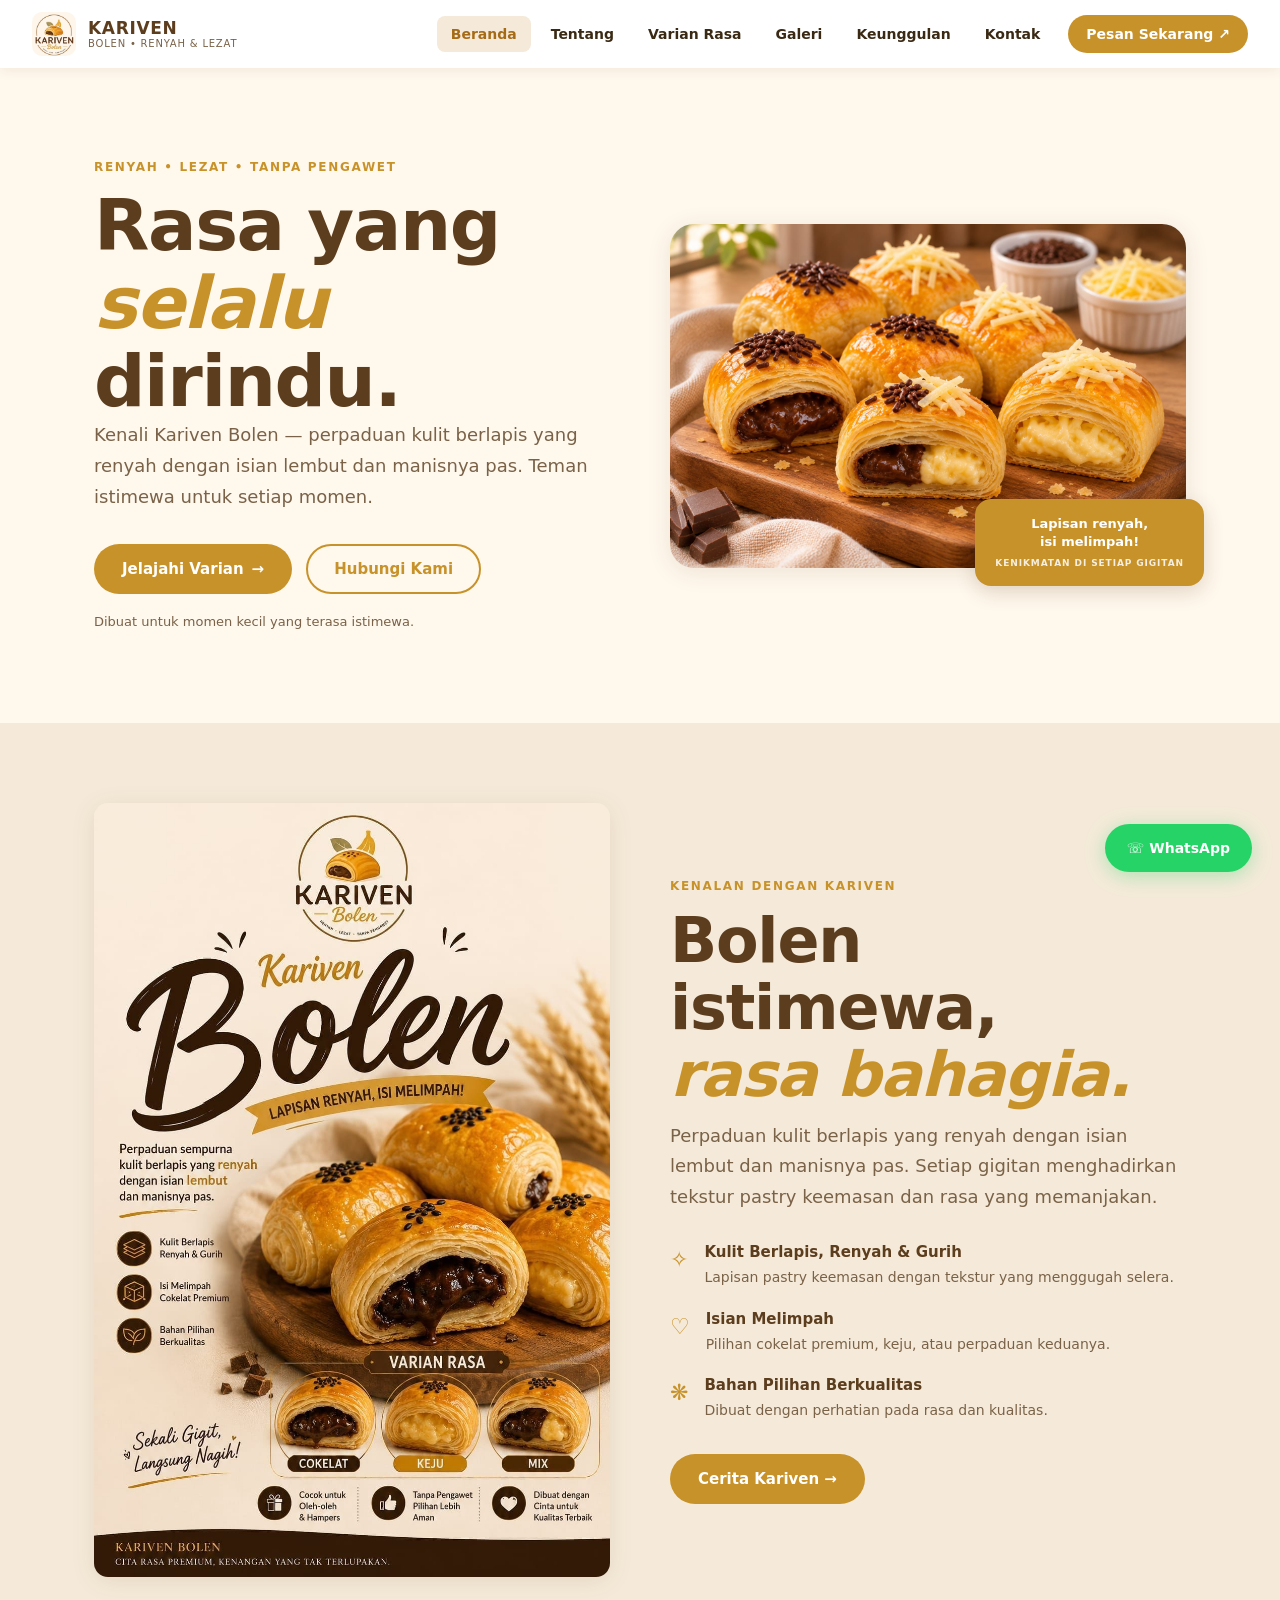
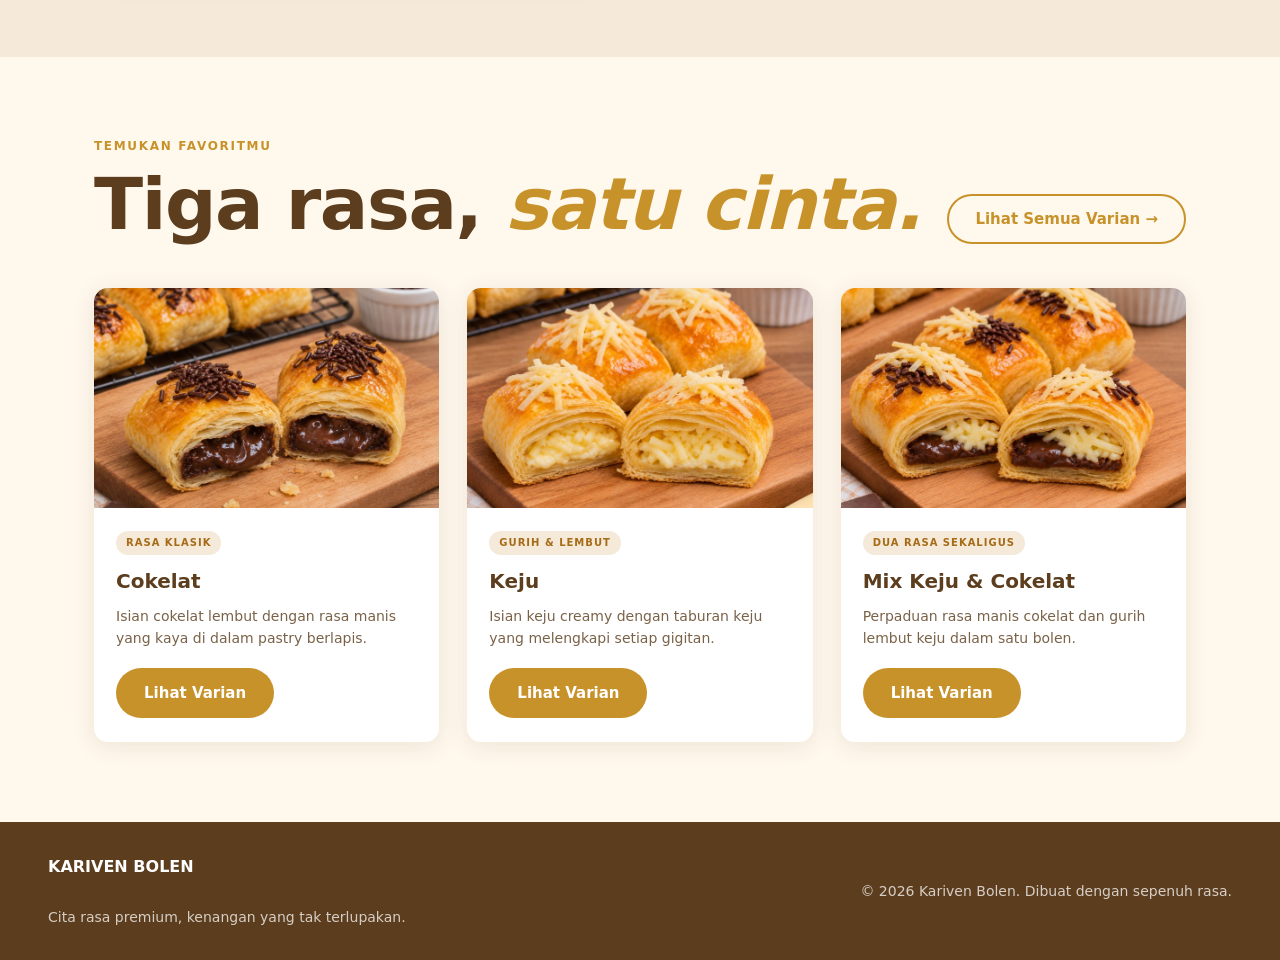
<file: index.html>
<!doctype html>
<html lang="id">
<head>
  <meta charset="utf-8">
  <meta name="viewport" content="width=device-width, initial-scale=1">
  <meta name="theme-color" content="#fff8ed">
  <meta name="description" content="Kariven Bolen — lapisan renyah, isi melimpah. Pilih varian cokelat, keju, atau mix keju & cokelat.">
  <title>Beranda | KARIVEN BOLEN</title>
  <link rel="stylesheet" href="style.css">
</head>
<body>

  <!-- ===== HEADER / NAVIGASI ===== -->
  <header class="site-header">
    <a class="brand" href="index.html">
      <img src="assets/logo-bolen.jpg" alt="Logo Kariven Bolen">
      <span>KARIVEN<small>BOLEN • RENYAH &amp; LEZAT</small></span>
    </a>
    <button class="menu-toggle" aria-label="Buka navigasi" aria-expanded="false">☰</button>
    <nav class="nav">
      <a href="index.html" class="active">Beranda</a>
      <a href="tentang.html">Tentang</a>
      <a href="menu.html">Varian Rasa</a>
      <a href="galeri.html">Galeri</a>
      <a href="keunggulan.html">Keunggulan</a>
      <a href="kontak.html">Kontak</a>
      <a class="nav-cta" href="https://wa.me/6283865073650?text=Halo%20Kariven%20Bolen%2C%20saya%20ingin%20bertanya%20dan%20memesan.">Pesan Sekarang ↗</a>
    </nav>
  </header>

  <main>

    <!-- ===== HERO ===== -->
    <section class="wrap hero">
      <div>
        <div class="eyebrow">Renyah • Lezat • Tanpa Pengawet</div>
        <h1 class="display">Rasa yang<br><em>selalu</em> dirindu.</h1>
        <p class="lead">Kenali Kariven Bolen — perpaduan kulit berlapis yang renyah dengan isian lembut dan manisnya pas. Teman istimewa untuk setiap momen.</p>
        <div class="hero-actions">
          <a class="btn" href="menu.html">Jelajahi Varian <span>→</span></a>
          <a class="btn-outline" href="kontak.html">Hubungi Kami</a>
        </div>
        <div class="crumb">Dibuat untuk momen kecil yang terasa istimewa.</div>
      </div>
      <div class="hero-photo">
        <img src="assets/pemanis-1.jpg" alt="Bolen Kariven dengan isian cokelat, keju, dan mix di atas papan kayu">
        <div class="stamp">
          Lapisan renyah,<br>isi melimpah!
          <small>KENIKMATAN DI SETIAP GIGITAN</small>
        </div>
      </div>
    </section>

    <!-- ===== KENALAN DENGAN KARIVEN ===== -->
    <section class="section" style="background:#f5ead9">
      <div class="wrap split">
        <div class="poster-frame">
          <img src="assets/poster-bolen.jpg" alt="Poster informasi Kariven Bolen">
        </div>
        <div>
          <div class="eyebrow">Kenalan dengan Kariven</div>
          <h2 class="display" style="font-size:clamp(38px,5vw,62px);margin:12px 0">
            Bolen istimewa,<br><em>rasa bahagia.</em>
          </h2>
          <p class="lead">Perpaduan kulit berlapis yang renyah dengan isian lembut dan manisnya pas. Setiap gigitan menghadirkan tekstur pastry keemasan dan rasa yang memanjakan.</p>
          <div class="feature-list">
            <div class="feature">
              <div class="feature-icon">✧</div>
              <div>
                <strong>Kulit Berlapis, Renyah &amp; Gurih</strong>
                <p>Lapisan pastry keemasan dengan tekstur yang menggugah selera.</p>
              </div>
            </div>
            <div class="feature">
              <div class="feature-icon">♡</div>
              <div>
                <strong>Isian Melimpah</strong>
                <p>Pilihan cokelat premium, keju, atau perpaduan keduanya.</p>
              </div>
            </div>
            <div class="feature">
              <div class="feature-icon">❋</div>
              <div>
                <strong>Bahan Pilihan Berkualitas</strong>
                <p>Dibuat dengan perhatian pada rasa dan kualitas.</p>
              </div>
            </div>
          </div>
          <a class="btn" href="tentang.html">Cerita Kariven →</a>
        </div>
      </div>
    </section>

    <!-- ===== VARIAN RASA ===== -->
    <section class="section">
      <div class="wrap">
        <div class="section-head">
          <div>
            <div class="eyebrow">Temukan favoritmu</div>
            <h2 class="display">Tiga rasa, <em>satu cinta.</em></h2>
          </div>
          <a class="btn-outline" href="menu.html">Lihat Semua Varian →</a>
        </div>
        <div class="menu-grid">

          <article class="food-card">
            <img src="assets/bolen-coklat.jpg" alt="Bolen isi cokelat" loading="lazy">
            <div class="body">
              <span class="tag">RASA KLASIK</span>
              <h3>Cokelat</h3>
              <p>Isian cokelat lembut dengan rasa manis yang kaya di dalam pastry berlapis.</p>
              <a href="menu.html" class="btn">Lihat Varian</a>
            </div>
          </article>

          <article class="food-card">
            <img src="assets/bolen-keju.jpg" alt="Bolen isi keju" loading="lazy">
            <div class="body">
              <span class="tag">GURIH &amp; LEMBUT</span>
              <h3>Keju</h3>
              <p>Isian keju creamy dengan taburan keju yang melengkapi setiap gigitan.</p>
              <a href="menu.html" class="btn">Lihat Varian</a>
            </div>
          </article>

          <article class="food-card">
            <img src="assets/bolen-mix.jpg" alt="Bolen isi mix keju dan cokelat" loading="lazy">
            <div class="body">
              <span class="tag">DUA RASA SEKALIGUS</span>
              <h3>Mix Keju &amp; Cokelat</h3>
              <p>Perpaduan rasa manis cokelat dan gurih lembut keju dalam satu bolen.</p>
              <a href="menu.html" class="btn">Lihat Varian</a>
            </div>
          </article>

        </div>
      </div>
    </section>

  </main>

  <!-- ===== FOOTER ===== -->
  <footer class="footer">
    <div>
      <strong>KARIVEN BOLEN</strong><br>
      <span>Cita rasa premium, kenangan yang tak terlupakan.</span>
    </div>
    <div>© <span data-year></span> Kariven Bolen. Dibuat dengan sepenuh rasa.</div>
  </footer>

  <!-- Tombol WhatsApp mengambang -->
  <a class="floating-wa"
     href="https://wa.me/6283865073650?text=Halo%20Kariven%20Bolen%2C%20saya%20ingin%20memesan."
     aria-label="Pesan melalui WhatsApp">☏ WhatsApp</a>

  <script src="script.js"></script>
</body>
</html>
</file>
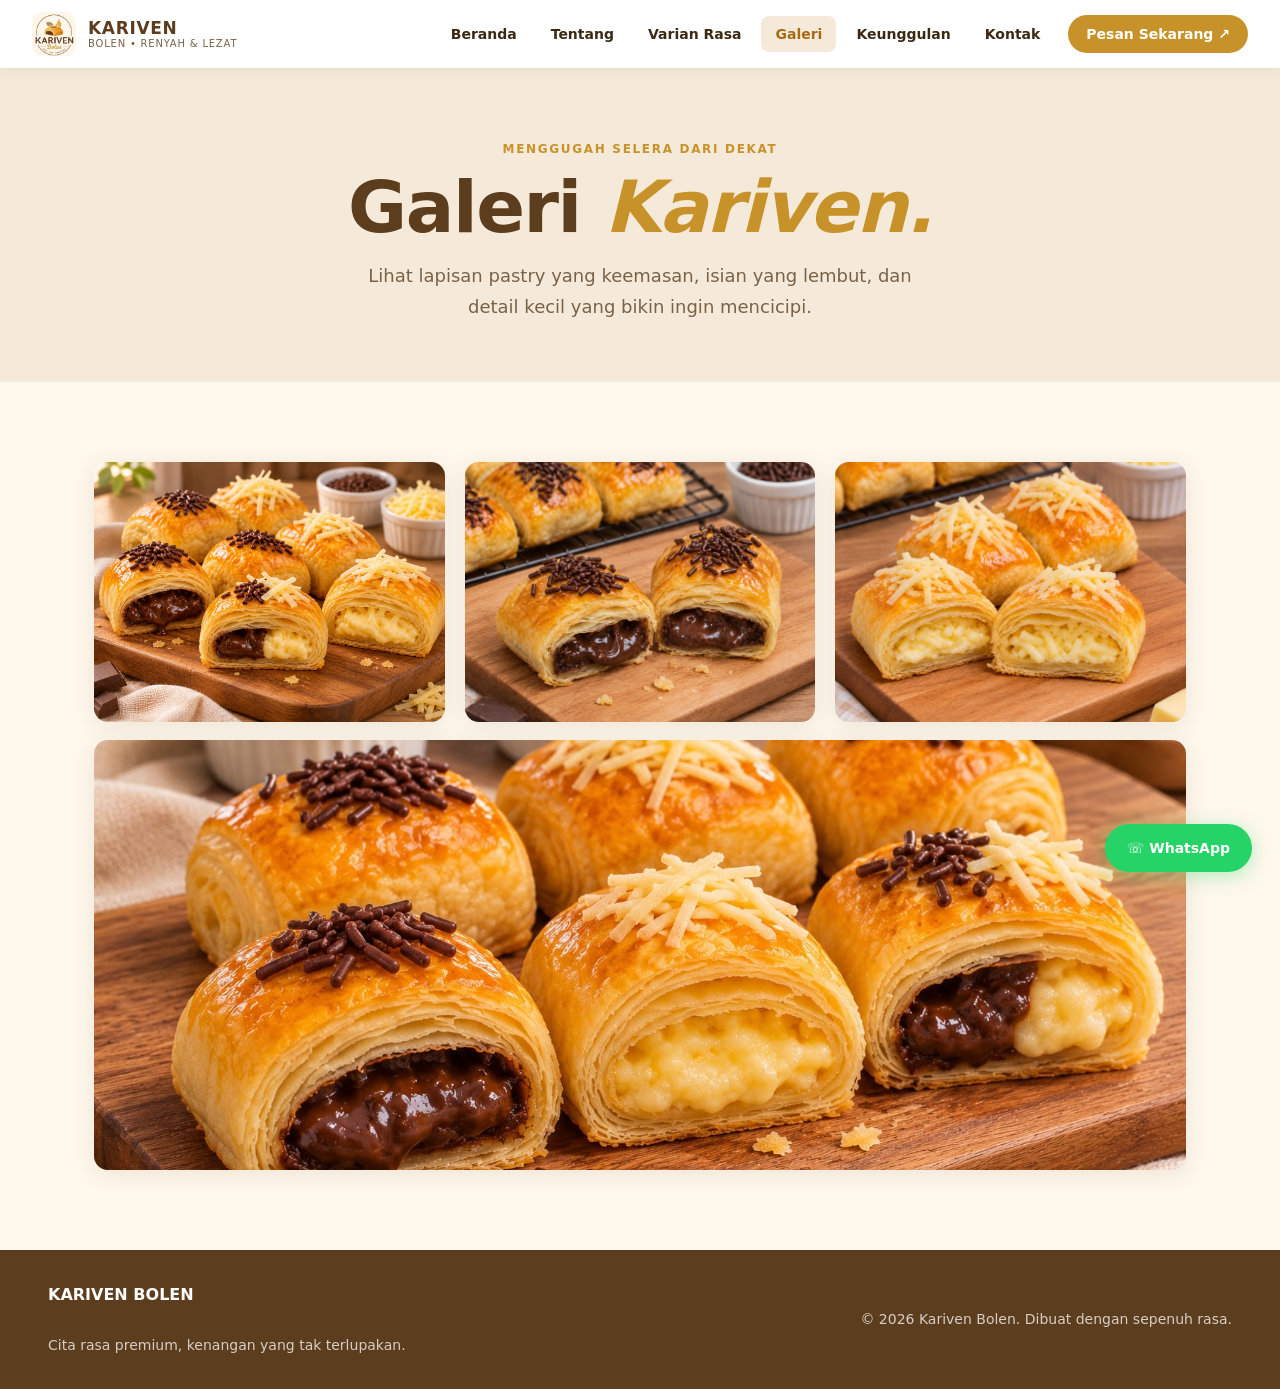
<file: galeri.html>
<!doctype html>
<html lang="id">
<head>
  <meta charset="utf-8">
  <meta name="viewport" content="width=device-width, initial-scale=1">
  <meta name="theme-color" content="#fff8ed">
  <meta name="description" content="Kariven Bolen — lapisan renyah, isi melimpah. Pilih varian cokelat, keju, atau mix keju & cokelat.">
  <title>Galeri | KARIVEN BOLEN</title>
  <link rel="stylesheet" href="style.css">
</head>
<body>

  <!-- ===== HEADER / NAVIGASI ===== -->
  <header class="site-header">
    <a class="brand" href="index.html">
      <img src="assets/logo-bolen.jpg" alt="Logo Kariven Bolen">
      <span>KARIVEN<small>BOLEN • RENYAH &amp; LEZAT</small></span>
    </a>
    <button class="menu-toggle" aria-label="Buka navigasi" aria-expanded="false">☰</button>
    <nav class="nav">
      <a href="index.html">Beranda</a>
      <a href="tentang.html">Tentang</a>
      <a href="menu.html">Varian Rasa</a>
      <a href="galeri.html" class="active">Galeri</a>
      <a href="keunggulan.html">Keunggulan</a>
      <a href="kontak.html">Kontak</a>
      <a class="nav-cta" href="https://wa.me/6283865073650?text=Halo%20Kariven%20Bolen%2C%20saya%20ingin%20bertanya%20dan%20memesan.">Pesan Sekarang ↗</a>
    </nav>
  </header>

  <main>

    <!-- ===== PAGE HERO ===== -->
    <section class="page-hero">
      <div class="wrap">
        <div class="eyebrow">Menggugah selera dari dekat</div>
        <h1 class="display">Galeri <em>Kariven.</em></h1>
        <p class="lead">Lihat lapisan pastry yang keemasan, isian yang lembut, dan detail kecil yang bikin ingin mencicipi.</p>
      </div>
    </section>

    <!-- ===== GALERI FOTO ===== -->
    <section class="section">
      <div class="wrap">
        <div class="gallery">
          <img src="assets/pemanis-1.jpg"  alt="Aneka bolen dengan isian cokelat, keju, dan mix" loading="lazy">
          <img src="assets/bolen-coklat.jpg" alt="Potongan bolen dengan isian cokelat lumer" loading="lazy">
          <img src="assets/bolen-keju.jpg"  alt="Potongan bolen dengan isian keju creamy" loading="lazy">
        </div>
        <div style="height:18px"></div>
        <img class="story-image"
             src="assets/pemanis-2.jpg"
             alt="Bolen Kariven tersaji dengan bahan pelengkap"
             style="height:430px"
             loading="lazy">
      </div>
    </section>

  </main>

  <!-- ===== FOOTER ===== -->
  <footer class="footer">
    <div>
      <strong>KARIVEN BOLEN</strong><br>
      <span>Cita rasa premium, kenangan yang tak terlupakan.</span>
    </div>
    <div>© <span data-year></span> Kariven Bolen. Dibuat dengan sepenuh rasa.</div>
  </footer>

  <!-- Tombol WhatsApp mengambang -->
  <a class="floating-wa"
     href="https://wa.me/6283865073650?text=Halo%20Kariven%20Bolen%2C%20saya%20ingin%20memesan."
     aria-label="Pesan melalui WhatsApp">☏ WhatsApp</a>

  <script src="script.js"></script>
</body>
</html>
</file>
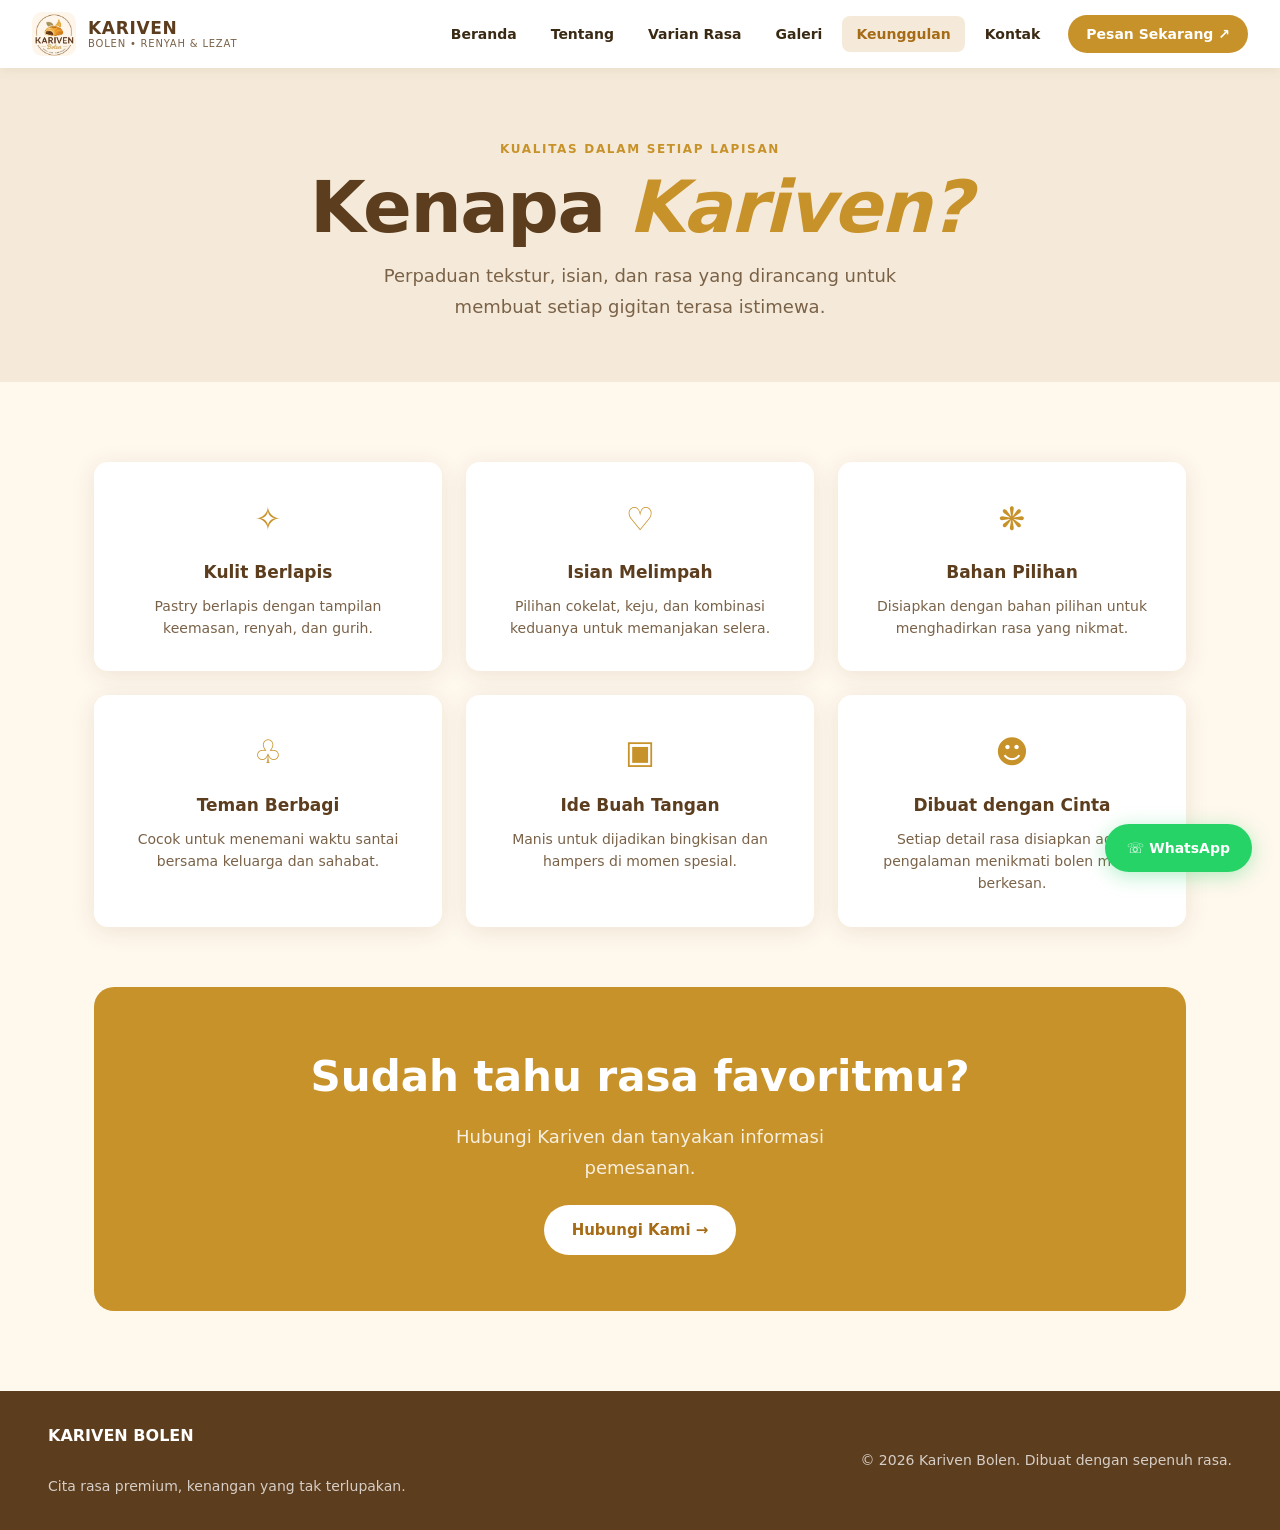
<file: keunggulan.html>
<!doctype html>
<html lang="id">
<head>
  <meta charset="utf-8">
  <meta name="viewport" content="width=device-width, initial-scale=1">
  <meta name="theme-color" content="#fff8ed">
  <meta name="description" content="Kariven Bolen — lapisan renyah, isi melimpah. Pilih varian cokelat, keju, atau mix keju & cokelat.">
  <title>Keunggulan | KARIVEN BOLEN</title>
  <link rel="stylesheet" href="style.css">
</head>
<body>

  <!-- ===== HEADER / NAVIGASI ===== -->
  <header class="site-header">
    <a class="brand" href="index.html">
      <img src="assets/logo-bolen.jpg" alt="Logo Kariven Bolen">
      <span>KARIVEN<small>BOLEN • RENYAH &amp; LEZAT</small></span>
    </a>
    <button class="menu-toggle" aria-label="Buka navigasi" aria-expanded="false">☰</button>
    <nav class="nav">
      <a href="index.html">Beranda</a>
      <a href="tentang.html">Tentang</a>
      <a href="menu.html">Varian Rasa</a>
      <a href="galeri.html">Galeri</a>
      <a href="keunggulan.html" class="active">Keunggulan</a>
      <a href="kontak.html">Kontak</a>
      <a class="nav-cta" href="https://wa.me/6283865073650?text=Halo%20Kariven%20Bolen%2C%20saya%20ingin%20bertanya%20dan%20memesan.">Pesan Sekarang ↗</a>
    </nav>
  </header>

  <main>

    <!-- ===== PAGE HERO ===== -->
    <section class="page-hero">
      <div class="wrap">
        <div class="eyebrow">Kualitas dalam setiap lapisan</div>
        <h1 class="display">Kenapa <em>Kariven?</em></h1>
        <p class="lead">Perpaduan tekstur, isian, dan rasa yang dirancang untuk membuat setiap gigitan terasa istimewa.</p>
      </div>
    </section>

    <!-- ===== DAFTAR KEUNGGULAN ===== -->
    <section class="section">
      <div class="wrap">
        <div class="benefits">

          <article class="benefit">
            <div class="symbol">✧</div>
            <h3>Kulit Berlapis</h3>
            <p>Pastry berlapis dengan tampilan keemasan, renyah, dan gurih.</p>
          </article>

          <article class="benefit">
            <div class="symbol">♡</div>
            <h3>Isian Melimpah</h3>
            <p>Pilihan cokelat, keju, dan kombinasi keduanya untuk memanjakan selera.</p>
          </article>

          <article class="benefit">
            <div class="symbol">❋</div>
            <h3>Bahan Pilihan</h3>
            <p>Disiapkan dengan bahan pilihan untuk menghadirkan rasa yang nikmat.</p>
          </article>

          <article class="benefit">
            <div class="symbol">♧</div>
            <h3>Teman Berbagi</h3>
            <p>Cocok untuk menemani waktu santai bersama keluarga dan sahabat.</p>
          </article>

          <article class="benefit">
            <div class="symbol">▣</div>
            <h3>Ide Buah Tangan</h3>
            <p>Manis untuk dijadikan bingkisan dan hampers di momen spesial.</p>
          </article>

          <article class="benefit">
            <div class="symbol">☻</div>
            <h3>Dibuat dengan Cinta</h3>
            <p>Setiap detail rasa disiapkan agar pengalaman menikmati bolen makin berkesan.</p>
          </article>

        </div>

        <!-- CTA Band -->
        <div class="cta-band">
          <h2>Sudah tahu rasa favoritmu?</h2>
          <p class="lead" style="margin:0 auto 22px">Hubungi Kariven dan tanyakan informasi pemesanan.</p>
          <a class="btn" href="kontak.html">Hubungi Kami →</a>
        </div>
      </div>
    </section>

  </main>

  <!-- ===== FOOTER ===== -->
  <footer class="footer">
    <div>
      <strong>KARIVEN BOLEN</strong><br>
      <span>Cita rasa premium, kenangan yang tak terlupakan.</span>
    </div>
    <div>© <span data-year></span> Kariven Bolen. Dibuat dengan sepenuh rasa.</div>
  </footer>

  <!-- Tombol WhatsApp mengambang -->
  <a class="floating-wa"
     href="https://wa.me/6283865073650?text=Halo%20Kariven%20Bolen%2C%20saya%20ingin%20memesan."
     aria-label="Pesan melalui WhatsApp">☏ WhatsApp</a>

  <script src="script.js"></script>
</body>
</html>
</file>
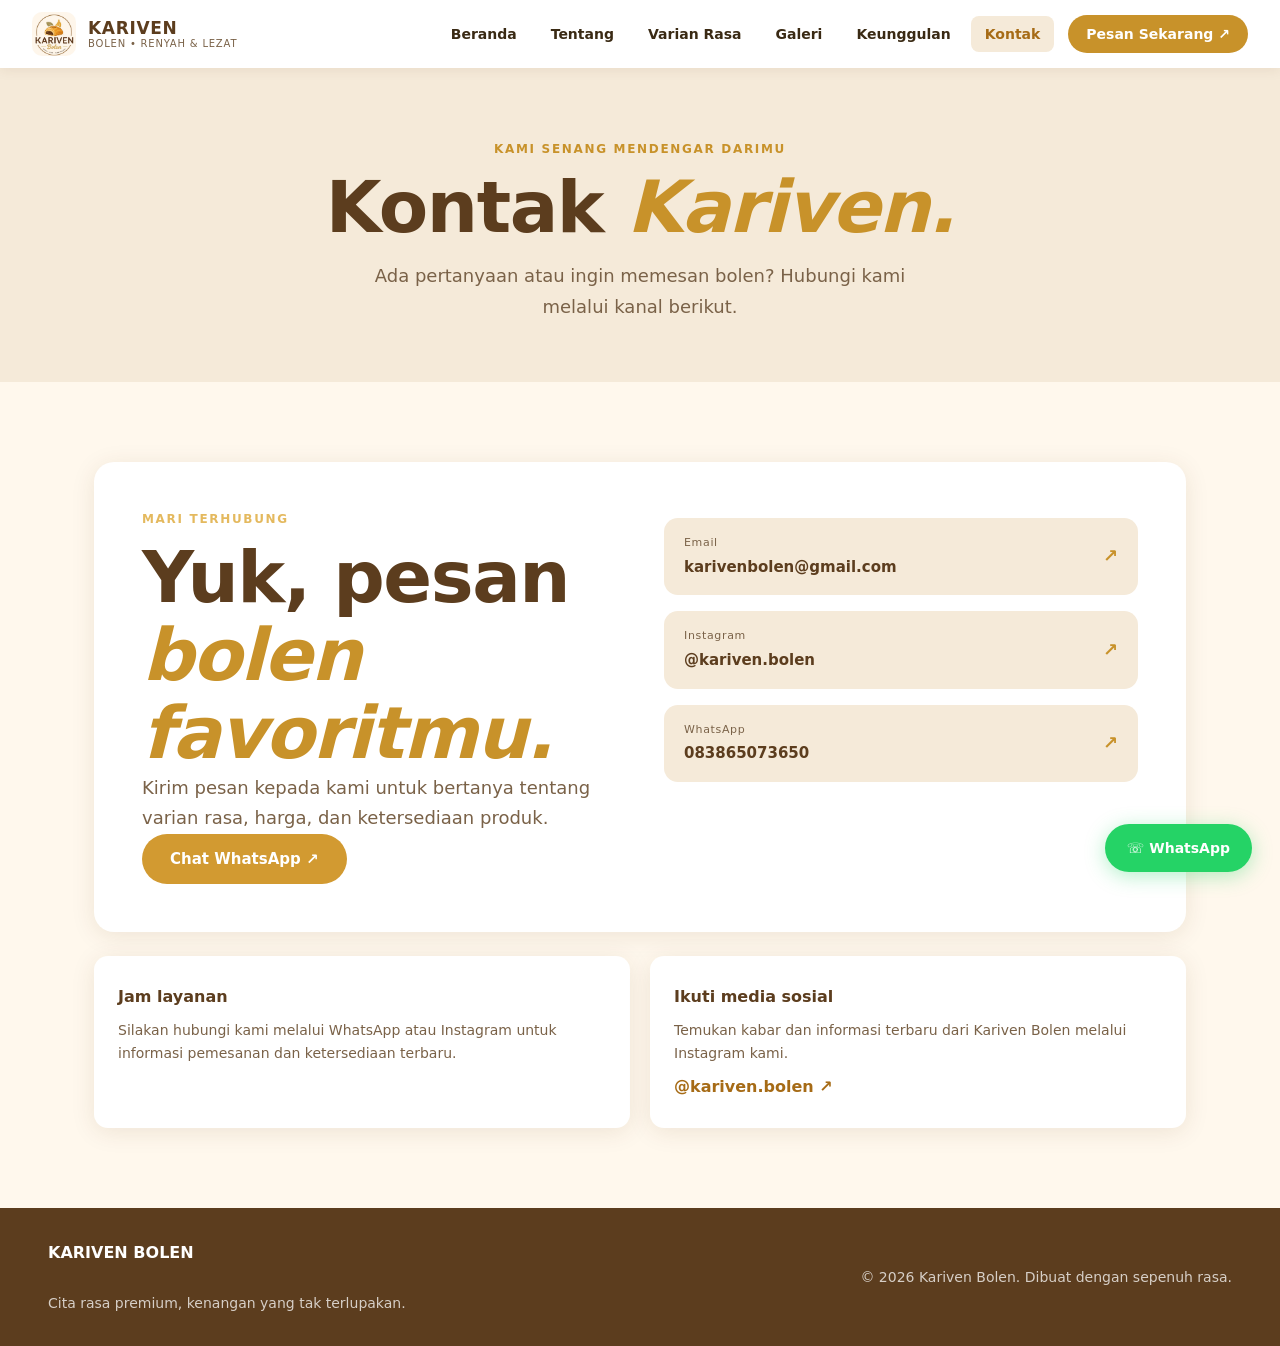
<file: kontak.html>
<!doctype html>
<html lang="id">
<head>
  <meta charset="utf-8">
  <meta name="viewport" content="width=device-width, initial-scale=1">
  <meta name="theme-color" content="#fff8ed">
  <meta name="description" content="Kariven Bolen — lapisan renyah, isi melimpah. Pilih varian cokelat, keju, atau mix keju & cokelat.">
  <title>Kontak | KARIVEN BOLEN</title>
  <link rel="stylesheet" href="style.css">
</head>
<body>

  <!-- ===== HEADER / NAVIGASI ===== -->
  <header class="site-header">
    <a class="brand" href="index.html">
      <img src="assets/logo-bolen.jpg" alt="Logo Kariven Bolen">
      <span>KARIVEN<small>BOLEN • RENYAH &amp; LEZAT</small></span>
    </a>
    <button class="menu-toggle" aria-label="Buka navigasi" aria-expanded="false">☰</button>
    <nav class="nav">
      <a href="index.html">Beranda</a>
      <a href="tentang.html">Tentang</a>
      <a href="menu.html">Varian Rasa</a>
      <a href="galeri.html">Galeri</a>
      <a href="keunggulan.html">Keunggulan</a>
      <a href="kontak.html" class="active">Kontak</a>
      <a class="nav-cta" href="https://wa.me/6283865073650?text=Halo%20Kariven%20Bolen%2C%20saya%20ingin%20bertanya%20dan%20memesan.">Pesan Sekarang ↗</a>
    </nav>
  </header>

  <main>

    <!-- ===== PAGE HERO ===== -->
    <section class="page-hero">
      <div class="wrap">
        <div class="eyebrow">Kami senang mendengar darimu</div>
        <h1 class="display">Kontak <em>Kariven.</em></h1>
        <p class="lead">Ada pertanyaan atau ingin memesan bolen? Hubungi kami melalui kanal berikut.</p>
      </div>
    </section>

    <!-- ===== PANEL KONTAK ===== -->
    <section class="section">
      <div class="wrap">
        <div class="contact-panel">

          <!-- Ajakan & CTA WhatsApp -->
          <div>
            <div class="eyebrow" style="color:#e4b95e">Mari terhubung</div>
            <h2 class="display">Yuk, pesan<br><em>bolen favoritmu.</em></h2>
            <p class="lead">Kirim pesan kepada kami untuk bertanya tentang varian rasa, harga, dan ketersediaan produk.</p>
            <a class="btn"
               style="background:#d29a31"
               href="https://wa.me/6283865073650?text=Halo%20Kariven%20Bolen%2C%20saya%20ingin%20bertanya%20dan%20memesan.">Chat WhatsApp ↗</a>
          </div>

          <!-- Daftar kontak -->
          <div class="contact-items">
            <a class="contact-item" href="mailto:karivenbolen@gmail.com">
              <div>
                <small>Email</small>
                <strong>karivenbolen@gmail.com</strong>
              </div>
              <b>↗</b>
            </a>
            <a class="contact-item" href="https://instagram.com/kariven.bolen" target="_blank" rel="noopener">
              <div>
                <small>Instagram</small>
                <strong>@kariven.bolen</strong>
              </div>
              <b>↗</b>
            </a>
            <a class="contact-item" href="https://wa.me/6283865073650" target="_blank" rel="noopener">
              <div>
                <small>WhatsApp</small>
                <strong>083865073650</strong>
              </div>
              <b>↗</b>
            </a>
          </div>

        </div>

        <!-- Info tambahan -->
        <div class="contact-page-grid" style="margin-top:24px">
          <div class="info-card">
            <h3>Jam layanan</h3>
            <p>Silakan hubungi kami melalui WhatsApp atau Instagram untuk informasi pemesanan dan ketersediaan terbaru.</p>
          </div>
          <div class="info-card">
            <h3>Ikuti media sosial</h3>
            <p>Temukan kabar dan informasi terbaru dari Kariven Bolen melalui Instagram kami.</p>
            <a href="https://instagram.com/kariven.bolen"
               target="_blank"
               rel="noopener"
               style="color:#a66b16;font-weight:800">@kariven.bolen ↗</a>
          </div>
        </div>
      </div>
    </section>

  </main>

  <!-- ===== FOOTER ===== -->
  <footer class="footer">
    <div>
      <strong>KARIVEN BOLEN</strong><br>
      <span>Cita rasa premium, kenangan yang tak terlupakan.</span>
    </div>
    <div>© <span data-year></span> Kariven Bolen. Dibuat dengan sepenuh rasa.</div>
  </footer>

  <!-- Tombol WhatsApp mengambang -->
  <a class="floating-wa"
     href="https://wa.me/6283865073650?text=Halo%20Kariven%20Bolen%2C%20saya%20ingin%20memesan."
     aria-label="Pesan melalui WhatsApp">☏ WhatsApp</a>

  <script src="script.js"></script>
</body>
</html>
</file>
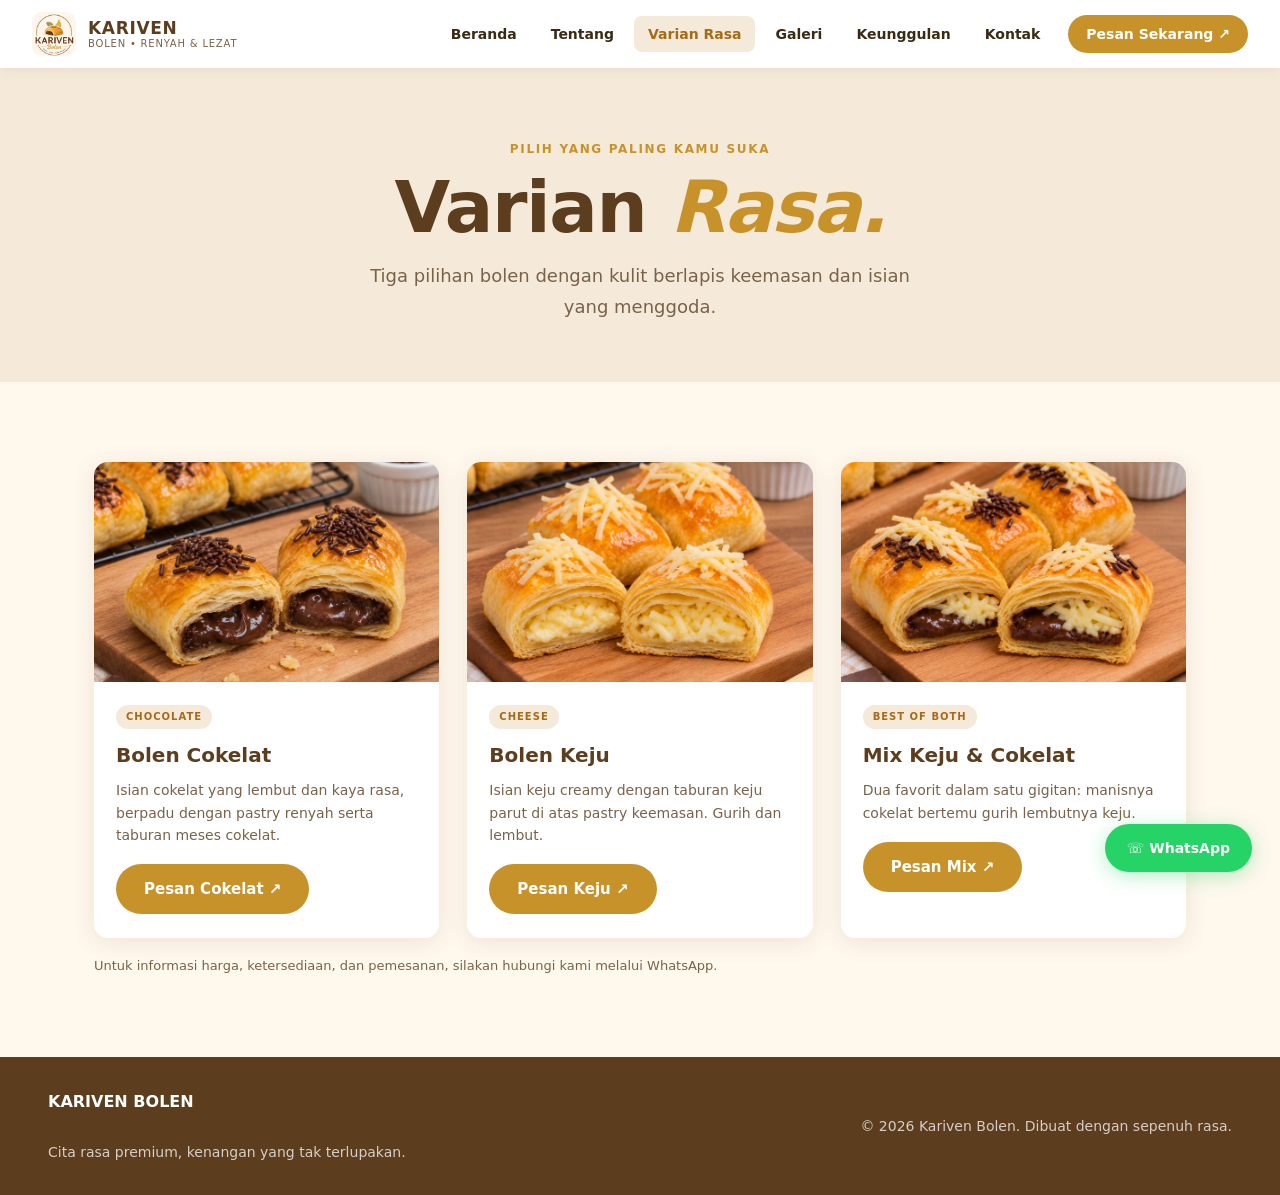
<file: menu.html>
<!doctype html>
<html lang="id">
<head>
  <meta charset="utf-8">
  <meta name="viewport" content="width=device-width, initial-scale=1">
  <meta name="theme-color" content="#fff8ed">
  <meta name="description" content="Kariven Bolen — lapisan renyah, isi melimpah. Pilih varian cokelat, keju, atau mix keju & cokelat.">
  <title>Varian Rasa | KARIVEN BOLEN</title>
  <link rel="stylesheet" href="style.css">
</head>
<body>

  <!-- ===== HEADER / NAVIGASI ===== -->
  <header class="site-header">
    <a class="brand" href="index.html">
      <img src="assets/logo-bolen.jpg" alt="Logo Kariven Bolen">
      <span>KARIVEN<small>BOLEN • RENYAH &amp; LEZAT</small></span>
    </a>
    <button class="menu-toggle" aria-label="Buka navigasi" aria-expanded="false">☰</button>
    <nav class="nav">
      <a href="index.html">Beranda</a>
      <a href="tentang.html">Tentang</a>
      <a href="menu.html" class="active">Varian Rasa</a>
      <a href="galeri.html">Galeri</a>
      <a href="keunggulan.html">Keunggulan</a>
      <a href="kontak.html">Kontak</a>
      <a class="nav-cta" href="https://wa.me/6283865073650?text=Halo%20Kariven%20Bolen%2C%20saya%20ingin%20bertanya%20dan%20memesan.">Pesan Sekarang ↗</a>
    </nav>
  </header>

  <main>

    <!-- ===== PAGE HERO ===== -->
    <section class="page-hero">
      <div class="wrap">
        <div class="eyebrow">Pilih yang paling kamu suka</div>
        <h1 class="display">Varian <em>Rasa.</em></h1>
        <p class="lead">Tiga pilihan bolen dengan kulit berlapis keemasan dan isian yang menggoda.</p>
      </div>
    </section>

    <!-- ===== DAFTAR MENU ===== -->
    <section class="section">
      <div class="wrap">
        <div class="menu-grid">

          <article class="food-card">
            <img src="assets/bolen-coklat.jpg" alt="Bolen Kariven varian cokelat" loading="lazy">
            <div class="body">
              <span class="tag">CHOCOLATE</span>
              <h3>Bolen Cokelat</h3>
              <p>Isian cokelat yang lembut dan kaya rasa, berpadu dengan pastry renyah serta taburan meses cokelat.</p>
              <a class="btn" href="https://wa.me/6283865073650?text=Halo%20Kariven%2C%20saya%20ingin%20pesan%20Bolen%20Cokelat.">Pesan Cokelat ↗</a>
            </div>
          </article>

          <article class="food-card">
            <img src="assets/bolen-keju.jpg" alt="Bolen Kariven varian keju" loading="lazy">
            <div class="body">
              <span class="tag">CHEESE</span>
              <h3>Bolen Keju</h3>
              <p>Isian keju creamy dengan taburan keju parut di atas pastry keemasan. Gurih dan lembut.</p>
              <a class="btn" href="https://wa.me/6283865073650?text=Halo%20Kariven%2C%20saya%20ingin%20pesan%20Bolen%20Keju.">Pesan Keju ↗</a>
            </div>
          </article>

          <article class="food-card">
            <img src="assets/bolen-mix.jpg" alt="Bolen Kariven varian mix keju cokelat" loading="lazy">
            <div class="body">
              <span class="tag">BEST OF BOTH</span>
              <h3>Mix Keju &amp; Cokelat</h3>
              <p>Dua favorit dalam satu gigitan: manisnya cokelat bertemu gurih lembutnya keju.</p>
              <a class="btn" href="https://wa.me/6283865073650?text=Halo%20Kariven%2C%20saya%20ingin%20pesan%20Bolen%20Mix%20Keju%20dan%20Cokelat.">Pesan Mix ↗</a>
            </div>
          </article>

        </div>
        <p class="crumb">Untuk informasi harga, ketersediaan, dan pemesanan, silakan hubungi kami melalui WhatsApp.</p>
      </div>
    </section>

  </main>

  <!-- ===== FOOTER ===== -->
  <footer class="footer">
    <div>
      <strong>KARIVEN BOLEN</strong><br>
      <span>Cita rasa premium, kenangan yang tak terlupakan.</span>
    </div>
    <div>© <span data-year></span> Kariven Bolen. Dibuat dengan sepenuh rasa.</div>
  </footer>

  <!-- Tombol WhatsApp mengambang -->
  <a class="floating-wa"
     href="https://wa.me/6283865073650?text=Halo%20Kariven%20Bolen%2C%20saya%20ingin%20memesan."
     aria-label="Pesan melalui WhatsApp">☏ WhatsApp</a>

  <script src="script.js"></script>
</body>
</html>
</file>
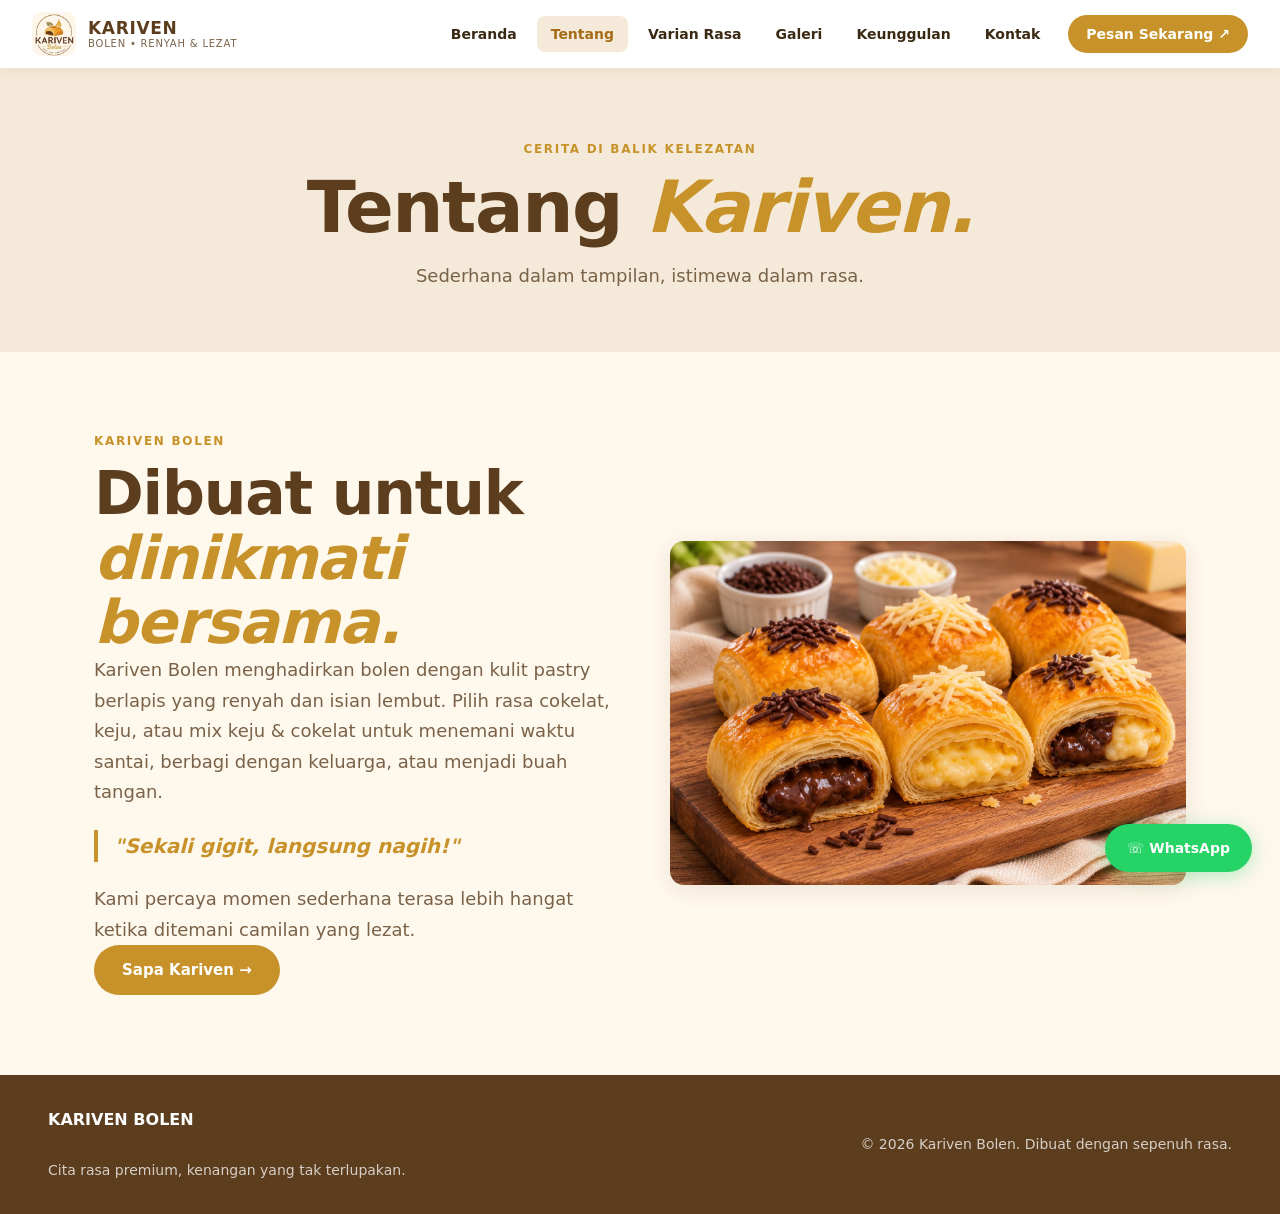
<file: tentang.html>
<!doctype html>
<html lang="id">
<head>
  <meta charset="utf-8">
  <meta name="viewport" content="width=device-width, initial-scale=1">
  <meta name="theme-color" content="#fff8ed">
  <meta name="description" content="Kariven Bolen — lapisan renyah, isi melimpah. Pilih varian cokelat, keju, atau mix keju & cokelat.">
  <title>Tentang | KARIVEN BOLEN</title>
  <link rel="stylesheet" href="style.css">
</head>
<body>

  <!-- ===== HEADER / NAVIGASI ===== -->
  <header class="site-header">
    <a class="brand" href="index.html">
      <img src="assets/logo-bolen.jpg" alt="Logo Kariven Bolen">
      <span>KARIVEN<small>BOLEN • RENYAH &amp; LEZAT</small></span>
    </a>
    <button class="menu-toggle" aria-label="Buka navigasi" aria-expanded="false">☰</button>
    <nav class="nav">
      <a href="index.html">Beranda</a>
      <a href="tentang.html" class="active">Tentang</a>
      <a href="menu.html">Varian Rasa</a>
      <a href="galeri.html">Galeri</a>
      <a href="keunggulan.html">Keunggulan</a>
      <a href="kontak.html">Kontak</a>
      <a class="nav-cta" href="https://wa.me/6283865073650?text=Halo%20Kariven%20Bolen%2C%20saya%20ingin%20bertanya%20dan%20memesan.">Pesan Sekarang ↗</a>
    </nav>
  </header>

  <main>

    <!-- ===== PAGE HERO ===== -->
    <section class="page-hero">
      <div class="wrap">
        <div class="eyebrow">Cerita di balik kelezatan</div>
        <h1 class="display">Tentang <em>Kariven.</em></h1>
        <p class="lead">Sederhana dalam tampilan, istimewa dalam rasa.</p>
      </div>
    </section>

    <!-- ===== CERITA KARIVEN ===== -->
    <section class="section">
      <div class="wrap split">
        <div>
          <div class="eyebrow">KARIVEN BOLEN</div>
          <h2 class="display" style="font-size:clamp(38px,5vw,60px)">
            Dibuat untuk<br><em>dinikmati bersama.</em>
          </h2>
          <p class="lead">Kariven Bolen menghadirkan bolen dengan kulit pastry berlapis yang renyah dan isian lembut. Pilih rasa cokelat, keju, atau mix keju &amp; cokelat untuk menemani waktu santai, berbagi dengan keluarga, atau menjadi buah tangan.</p>
          <div class="quote">"Sekali gigit, langsung nagih!"</div>
          <p class="lead">Kami percaya momen sederhana terasa lebih hangat ketika ditemani camilan yang lezat.</p>
          <a class="btn" href="kontak.html">Sapa Kariven →</a>
        </div>
        <img class="story-image"
             src="assets/pemanis-2.jpg"
             alt="Aneka bolen Kariven tersaji di atas papan kayu"
             loading="lazy">
      </div>
    </section>

  </main>

  <!-- ===== FOOTER ===== -->
  <footer class="footer">
    <div>
      <strong>KARIVEN BOLEN</strong><br>
      <span>Cita rasa premium, kenangan yang tak terlupakan.</span>
    </div>
    <div>© <span data-year></span> Kariven Bolen. Dibuat dengan sepenuh rasa.</div>
  </footer>

  <!-- Tombol WhatsApp mengambang -->
  <a class="floating-wa"
     href="https://wa.me/6283865073650?text=Halo%20Kariven%20Bolen%2C%20saya%20ingin%20memesan."
     aria-label="Pesan melalui WhatsApp">☏ WhatsApp</a>

  <script src="script.js"></script>
</body>
</html>
</file>
<file: style.css>
/* ============================================================
   KARIVEN BOLEN — Style Sheet
   ============================================================ */

/* ===== RESET & BASE ===== */
*, *::before, *::after {
  box-sizing: border-box;
  margin: 0;
  padding: 0;
}

:root {
  --cream:    #fff8ed;
  --gold:     #c8922a;
  --gold-dk:  #a66b16;
  --brown:    #5c3d1e;
  --tan:      #f5ead9;
  --text:     #3a2a14;
  --muted:    #7a6248;
  --white:    #ffffff;
  --radius:   14px;
  --shadow:   0 4px 24px rgba(90,50,10,.10);
  --font:     'Segoe UI', system-ui, sans-serif;
}

html {
  scroll-behavior: smooth;
}

body {
  font-family: var(--font);
  background: var(--cream);
  color: var(--text);
  line-height: 1.6;
  font-size: 16px;
}

img {
  display: block;
  max-width: 100%;
  height: auto;
}

a {
  color: inherit;
  text-decoration: none;
}

/* ===== TYPOGRAPHY ===== */
.display {
  font-size: clamp(36px, 6vw, 72px);
  font-weight: 900;
  line-height: 1.08;
  letter-spacing: -.02em;
  color: var(--brown);
}

.display em {
  font-style: italic;
  color: var(--gold);
}

.lead {
  font-size: clamp(15px, 1.8vw, 18px);
  color: var(--muted);
  max-width: 560px;
  line-height: 1.7;
}

.eyebrow {
  font-size: 12px;
  font-weight: 700;
  letter-spacing: .14em;
  text-transform: uppercase;
  color: var(--gold);
  margin-bottom: 10px;
}

.crumb {
  font-size: 13px;
  color: var(--muted);
  margin-top: 18px;
}

.quote {
  font-size: 20px;
  font-weight: 700;
  font-style: italic;
  color: var(--gold);
  border-left: 4px solid var(--gold);
  padding-left: 16px;
  margin: 22px 0;
}

/* ===== LAYOUT ===== */
.wrap {
  max-width: 1140px;
  margin: 0 auto;
  padding: 0 24px;
}

.section {
  padding: 80px 0;
}

.section-head {
  display: flex;
  align-items: flex-end;
  justify-content: space-between;
  gap: 20px;
  margin-bottom: 44px;
  flex-wrap: wrap;
}

.split {
  display: grid;
  grid-template-columns: 1fr 1fr;
  gap: 60px;
  align-items: center;
}

/* ===== BUTTONS ===== */
.btn {
  display: inline-flex;
  align-items: center;
  gap: 8px;
  background: var(--gold);
  color: var(--white);
  font-weight: 700;
  font-size: 15px;
  padding: 13px 28px;
  border-radius: 50px;
  transition: background .2s, transform .15s;
  border: none;
  cursor: pointer;
}

.btn:hover {
  background: var(--gold-dk);
  transform: translateY(-2px);
}

.btn-outline {
  display: inline-flex;
  align-items: center;
  gap: 8px;
  border: 2px solid var(--gold);
  color: var(--gold);
  font-weight: 700;
  font-size: 15px;
  padding: 11px 26px;
  border-radius: 50px;
  transition: background .2s, color .2s, transform .15s;
}

.btn-outline:hover {
  background: var(--gold);
  color: var(--white);
  transform: translateY(-2px);
}

/* ===== HEADER ===== */
.site-header {
  position: sticky;
  top: 0;
  z-index: 100;
  background: var(--white);
  box-shadow: 0 2px 12px rgba(90,50,10,.08);
  display: flex;
  align-items: center;
  padding: 0 32px;
  height: 68px;
  gap: 24px;
}

.brand {
  display: flex;
  align-items: center;
  gap: 12px;
  text-decoration: none;
  flex-shrink: 0;
}

.brand img {
  width: 44px;
  height: 44px;
  border-radius: 10px;
  object-fit: cover;
}

.brand span {
  font-size: 17px;
  font-weight: 900;
  color: var(--brown);
  letter-spacing: .04em;
  line-height: 1.1;
}

.brand small {
  display: block;
  font-size: 10px;
  font-weight: 500;
  letter-spacing: .08em;
  color: var(--muted);
}

.nav {
  display: flex;
  align-items: center;
  gap: 6px;
  margin-left: auto;
  flex-wrap: wrap;
}

.nav a {
  font-size: 14px;
  font-weight: 600;
  color: var(--text);
  padding: 7px 14px;
  border-radius: 8px;
  transition: background .18s, color .18s;
}

.nav a:hover,
.nav a.active {
  background: var(--tan);
  color: var(--gold-dk);
}

.nav .nav-cta {
  background: var(--gold);
  color: var(--white);
  border-radius: 50px;
  padding: 8px 18px;
  margin-left: 8px;
}

.nav .nav-cta:hover {
  background: var(--gold-dk);
}

/* Hamburger (mobile) */
.menu-toggle {
  display: none;
  background: none;
  border: none;
  font-size: 24px;
  cursor: pointer;
  color: var(--brown);
  margin-left: auto;
  padding: 4px 8px;
}

/* ===== HERO ===== */
.hero {
  display: grid;
  grid-template-columns: 1fr 1fr;
  gap: 60px;
  align-items: center;
  padding: 90px 24px;
  max-width: 1140px;
  margin: 0 auto;
}

.hero-actions {
  display: flex;
  gap: 14px;
  margin-top: 32px;
  flex-wrap: wrap;
}

.hero-photo {
  position: relative;
}

.hero-photo img {
  width: 100%;
  border-radius: 24px;
  object-fit: cover;
  max-height: 480px;
  box-shadow: var(--shadow);
}

.stamp {
  position: absolute;
  bottom: -18px;
  right: -18px;
  background: var(--gold);
  color: var(--white);
  font-weight: 800;
  font-size: 13px;
  line-height: 1.4;
  padding: 16px 20px;
  border-radius: 16px;
  text-align: center;
  box-shadow: 0 6px 20px rgba(90,50,10,.18);
}

.stamp small {
  display: block;
  font-size: 9px;
  letter-spacing: .1em;
  margin-top: 6px;
  opacity: .85;
}

/* ===== PAGE HERO ===== */
.page-hero {
  background: var(--tan);
  padding: 72px 24px 60px;
  text-align: center;
}

.page-hero .lead {
  margin: 14px auto 0;
}

/* ===== POSTER FRAME ===== */
.poster-frame img {
  width: 100%;
  border-radius: var(--radius);
  object-fit: cover;
  box-shadow: var(--shadow);
}

/* ===== FEATURE LIST ===== */
.feature-list {
  display: flex;
  flex-direction: column;
  gap: 18px;
  margin: 28px 0 32px;
}

.feature {
  display: flex;
  gap: 16px;
  align-items: flex-start;
}

.feature-icon {
  font-size: 22px;
  color: var(--gold);
  flex-shrink: 0;
  margin-top: 2px;
}

.feature strong {
  display: block;
  font-size: 15px;
  color: var(--brown);
  margin-bottom: 2px;
}

.feature p {
  font-size: 14px;
  color: var(--muted);
  margin: 0;
}

/* ===== MENU GRID ===== */
.menu-grid {
  display: grid;
  grid-template-columns: repeat(3, 1fr);
  gap: 28px;
}

.food-card {
  background: var(--white);
  border-radius: var(--radius);
  overflow: hidden;
  box-shadow: var(--shadow);
  transition: transform .2s, box-shadow .2s;
}

.food-card:hover {
  transform: translateY(-6px);
  box-shadow: 0 12px 36px rgba(90,50,10,.14);
}

.food-card img {
  width: 100%;
  height: 220px;
  object-fit: cover;
}

.food-card .body {
  padding: 20px 22px 24px;
}

.food-card .tag {
  display: inline-block;
  font-size: 10px;
  font-weight: 800;
  letter-spacing: .1em;
  color: var(--gold-dk);
  background: var(--tan);
  border-radius: 50px;
  padding: 4px 10px;
  margin-bottom: 10px;
}

.food-card h3 {
  font-size: 20px;
  font-weight: 800;
  color: var(--brown);
  margin-bottom: 8px;
}

.food-card p {
  font-size: 14px;
  color: var(--muted);
  margin-bottom: 18px;
  line-height: 1.6;
}

/* ===== STORY IMAGE ===== */
.story-image {
  width: 100%;
  border-radius: var(--radius);
  object-fit: cover;
  box-shadow: var(--shadow);
}

/* ===== GALERI ===== */
.gallery {
  display: grid;
  grid-template-columns: repeat(3, 1fr);
  gap: 20px;
}

.gallery img {
  width: 100%;
  height: 260px;
  object-fit: cover;
  border-radius: var(--radius);
  box-shadow: var(--shadow);
  transition: transform .2s;
}

.gallery img:hover {
  transform: scale(1.03);
}

/* ===== BENEFITS ===== */
.benefits {
  display: grid;
  grid-template-columns: repeat(3, 1fr);
  gap: 24px;
  margin-bottom: 60px;
}

.benefit {
  background: var(--white);
  border-radius: var(--radius);
  padding: 32px 24px;
  text-align: center;
  box-shadow: var(--shadow);
  transition: transform .2s;
}

.benefit:hover {
  transform: translateY(-4px);
}

.symbol {
  font-size: 32px;
  color: var(--gold);
  margin-bottom: 14px;
}

.benefit h3 {
  font-size: 17px;
  font-weight: 800;
  color: var(--brown);
  margin-bottom: 8px;
}

.benefit p {
  font-size: 14px;
  color: var(--muted);
  line-height: 1.6;
}

/* ===== CTA BAND ===== */
.cta-band {
  background: var(--gold);
  color: var(--white);
  border-radius: 20px;
  padding: 56px 40px;
  text-align: center;
}

.cta-band h2 {
  font-size: clamp(26px, 4vw, 42px);
  font-weight: 900;
  margin-bottom: 12px;
}

.cta-band .lead {
  color: rgba(255,255,255,.85);
  max-width: 480px;
}

.cta-band .btn {
  background: var(--white);
  color: var(--gold-dk);
}

.cta-band .btn:hover {
  background: var(--tan);
}

/* ===== KONTAK ===== */
.contact-panel {
  display: grid;
  grid-template-columns: 1fr 1fr;
  gap: 48px;
  align-items: start;
  background: var(--white);
  border-radius: 20px;
  padding: 48px;
  box-shadow: var(--shadow);
}

.contact-items {
  display: flex;
  flex-direction: column;
  gap: 16px;
  margin-top: 8px;
}

.contact-item {
  display: flex;
  align-items: center;
  justify-content: space-between;
  background: var(--tan);
  border-radius: var(--radius);
  padding: 16px 20px;
  transition: background .2s, transform .15s;
}

.contact-item:hover {
  background: #ecdfc7;
  transform: translateX(4px);
}

.contact-item small {
  display: block;
  font-size: 11px;
  color: var(--muted);
  letter-spacing: .06em;
  margin-bottom: 2px;
}

.contact-item strong {
  font-size: 15px;
  color: var(--brown);
}

.contact-item b {
  color: var(--gold);
  font-size: 18px;
}

.contact-page-grid {
  display: grid;
  grid-template-columns: 1fr 1fr;
  gap: 20px;
}

.info-card {
  background: var(--white);
  border-radius: var(--radius);
  padding: 28px 24px;
  box-shadow: var(--shadow);
}

.info-card h3 {
  font-size: 16px;
  font-weight: 800;
  color: var(--brown);
  margin-bottom: 10px;
}

.info-card p {
  font-size: 14px;
  color: var(--muted);
  line-height: 1.6;
  margin-bottom: 10px;
}

/* ===== FOOTER ===== */
.footer {
  background: var(--brown);
  color: rgba(255,255,255,.75);
  display: flex;
  justify-content: space-between;
  align-items: center;
  flex-wrap: wrap;
  gap: 12px;
  padding: 32px 48px;
  font-size: 14px;
}

.footer strong {
  display: block;
  color: var(--white);
  font-size: 16px;
  margin-bottom: 4px;
}

/* ===== FLOATING WA ===== */
.floating-wa {
  position: fixed;
  bottom: 28px;
  right: 28px;
  z-index: 200;
  background: #25d366;
  color: var(--white);
  font-weight: 700;
  font-size: 14px;
  padding: 13px 22px;
  border-radius: 50px;
  box-shadow: 0 4px 20px rgba(37,211,102,.35);
  transition: background .2s, transform .15s;
}

.floating-wa:hover {
  background: #1da851;
  transform: translateY(-3px);
}

/* ============================================================
   RESPONSIVE
   ============================================================ */

/* Tablet */
@media (max-width: 900px) {
  .hero,
  .split {
    grid-template-columns: 1fr;
    gap: 40px;
  }

  .hero {
    padding: 60px 24px;
  }

  .menu-grid {
    grid-template-columns: repeat(2, 1fr);
  }

  .benefits {
    grid-template-columns: repeat(2, 1fr);
  }

  .contact-panel {
    grid-template-columns: 1fr;
    padding: 32px 24px;
  }

  .contact-page-grid {
    grid-template-columns: 1fr;
  }

  .gallery {
    grid-template-columns: repeat(2, 1fr);
  }

  .stamp {
    right: 0;
    bottom: -10px;
  }
}

/* Mobile */
@media (max-width: 600px) {
  /* Header mobile */
  .site-header {
    padding: 0 20px;
    flex-wrap: wrap;
    height: auto;
    min-height: 60px;
  }

  .menu-toggle {
    display: block;
  }

  .nav {
    display: none;
    flex-direction: column;
    align-items: flex-start;
    width: 100%;
    padding: 12px 0 16px;
    gap: 2px;
  }

  .nav.open {
    display: flex;
  }

  .nav a {
    width: 100%;
    padding: 10px 14px;
  }

  .nav .nav-cta {
    margin-left: 0;
    margin-top: 8px;
    text-align: center;
  }

  /* Layout */
  .menu-grid {
    grid-template-columns: 1fr;
  }

  .benefits {
    grid-template-columns: 1fr;
  }

  .gallery {
    grid-template-columns: 1fr;
  }

  .section {
    padding: 52px 0;
  }

  .section-head {
    flex-direction: column;
    align-items: flex-start;
  }

  .footer {
    flex-direction: column;
    text-align: center;
    padding: 28px 24px;
  }

  .cta-band {
    padding: 40px 24px;
  }

  .story-image {
    height: 260px !important;
  }
}
</file>
